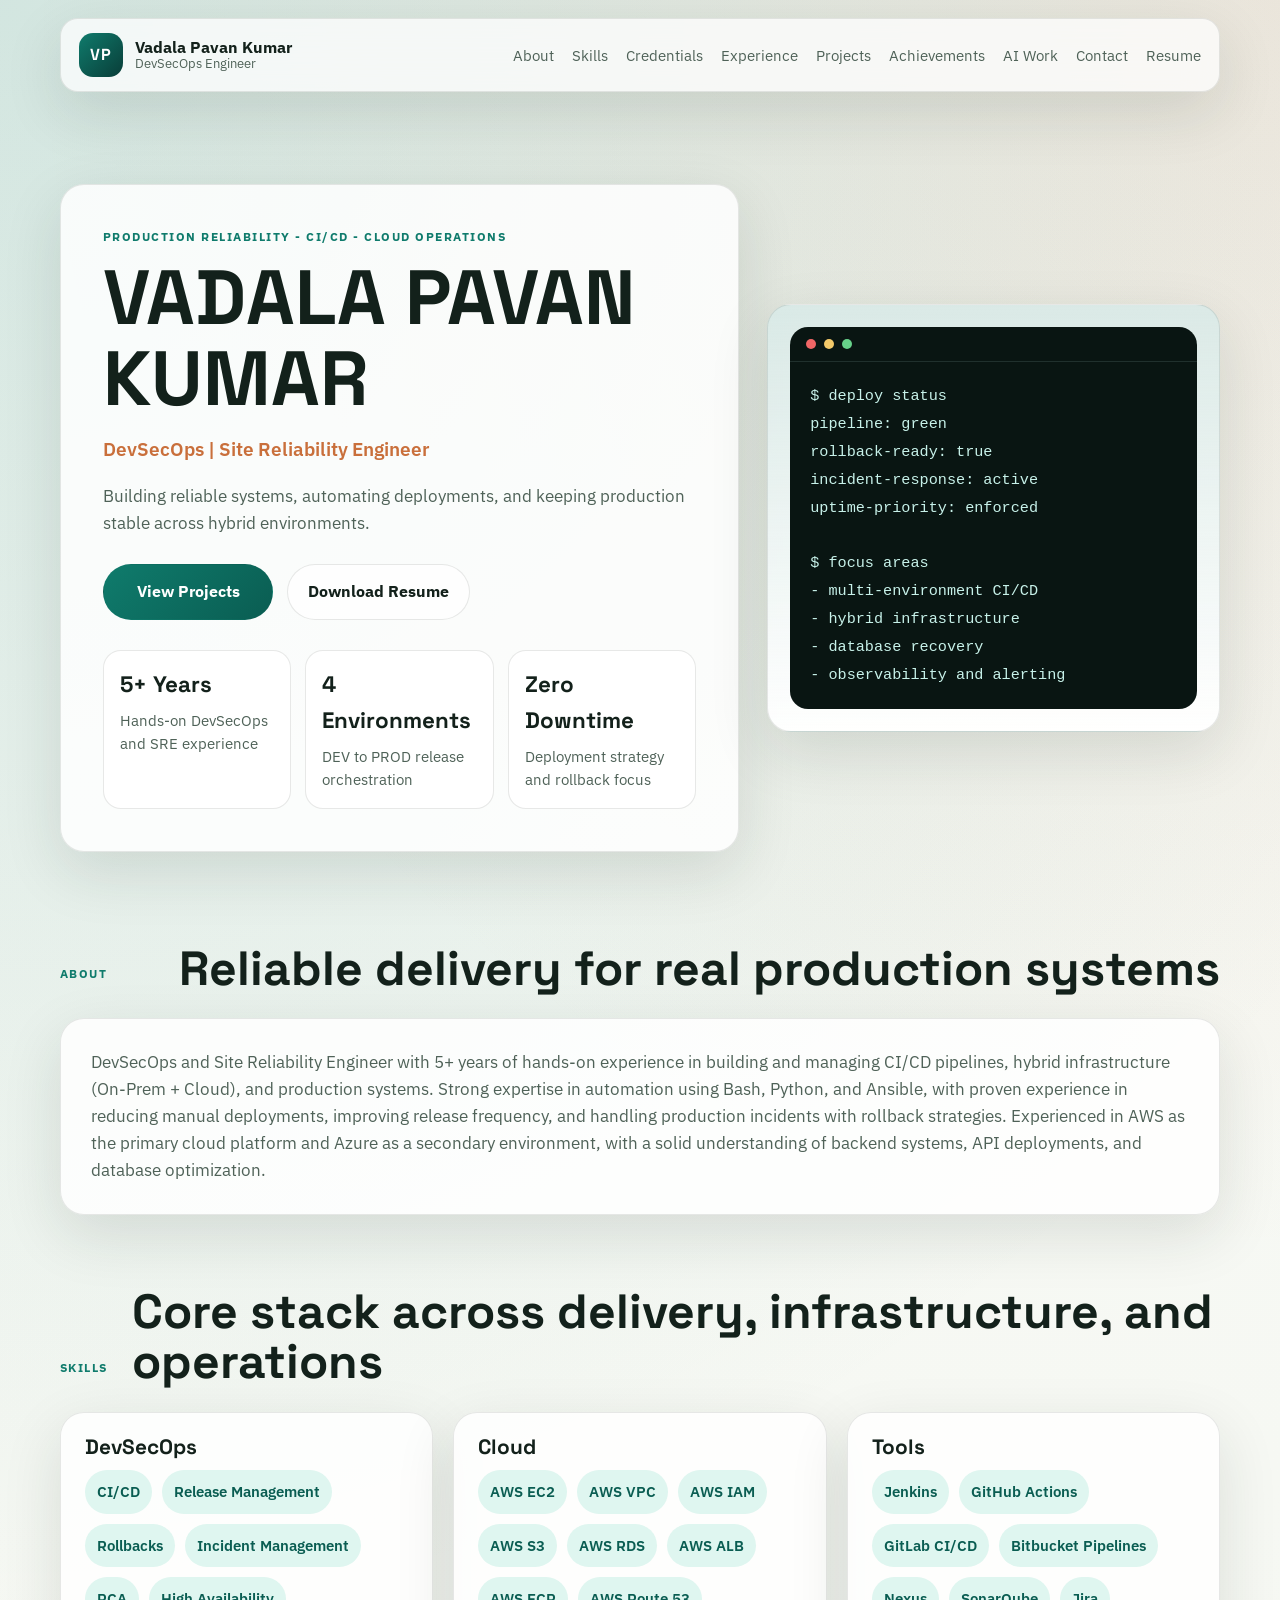
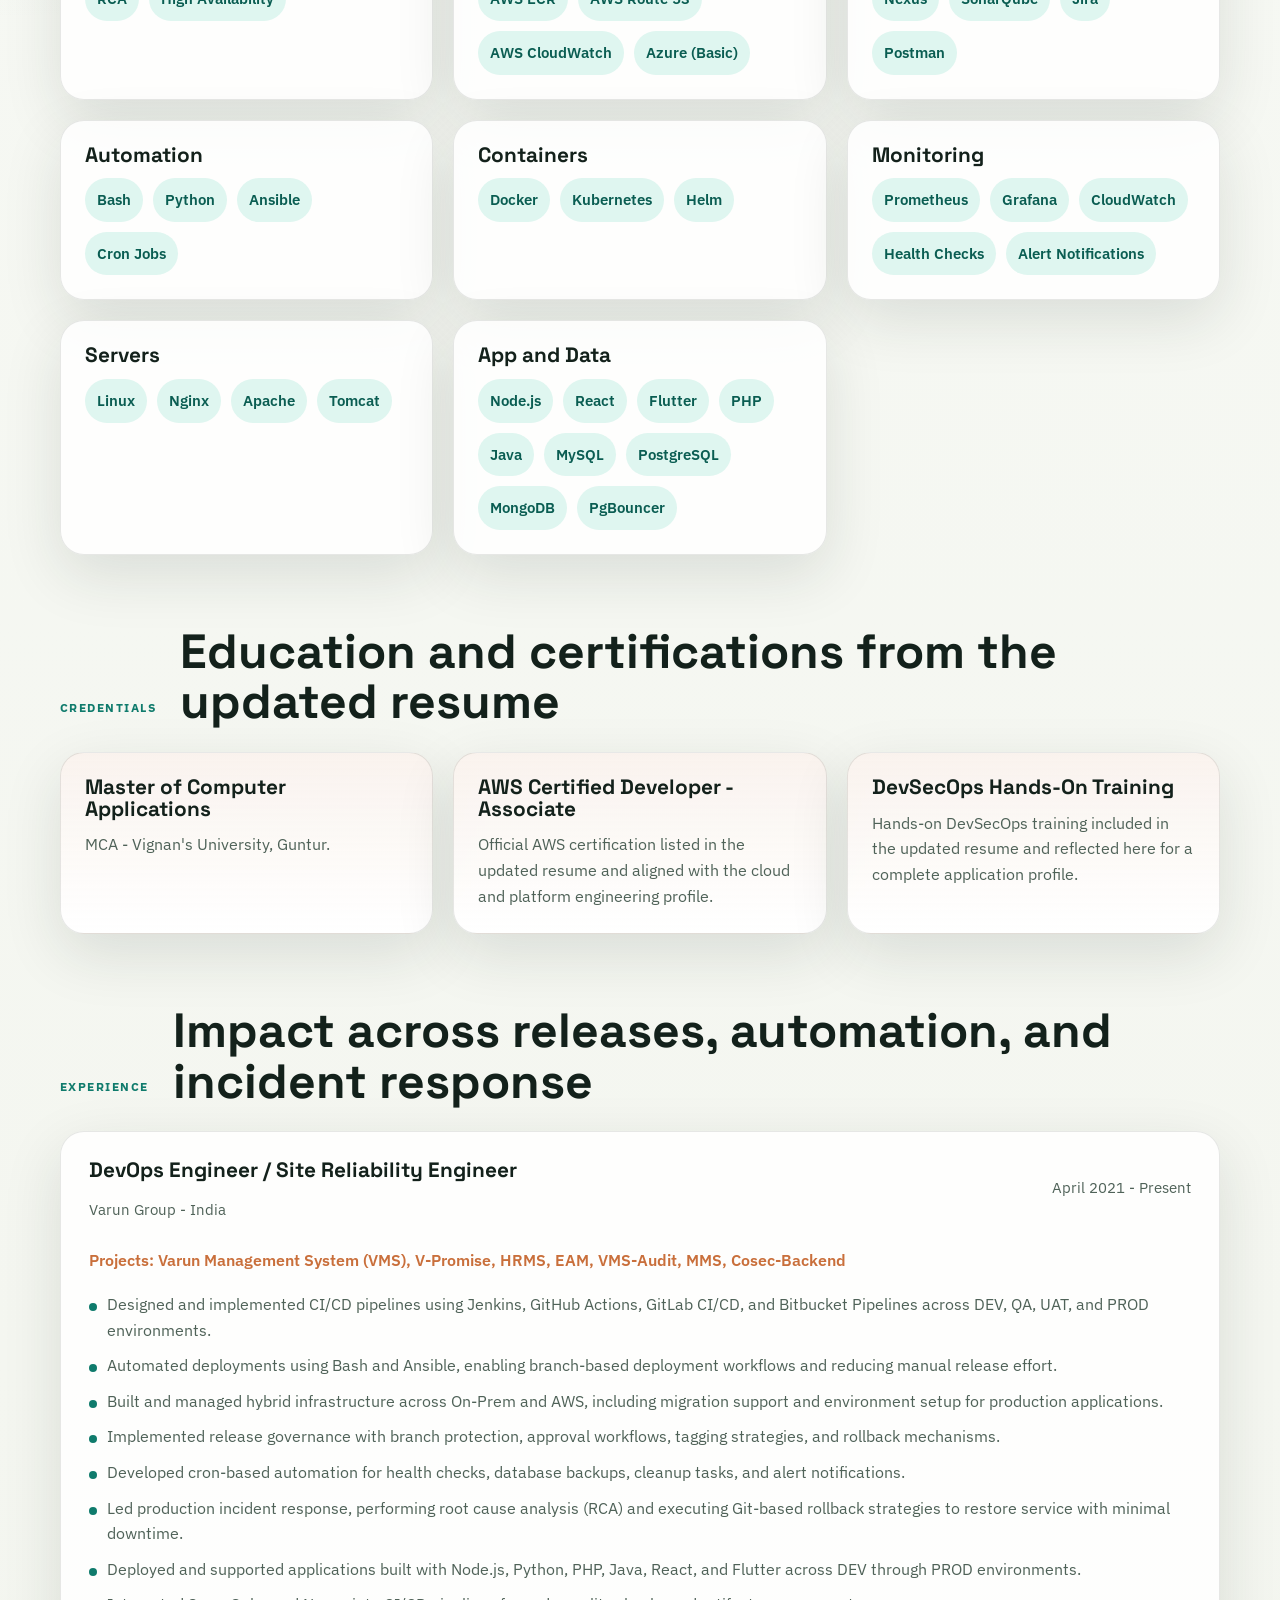
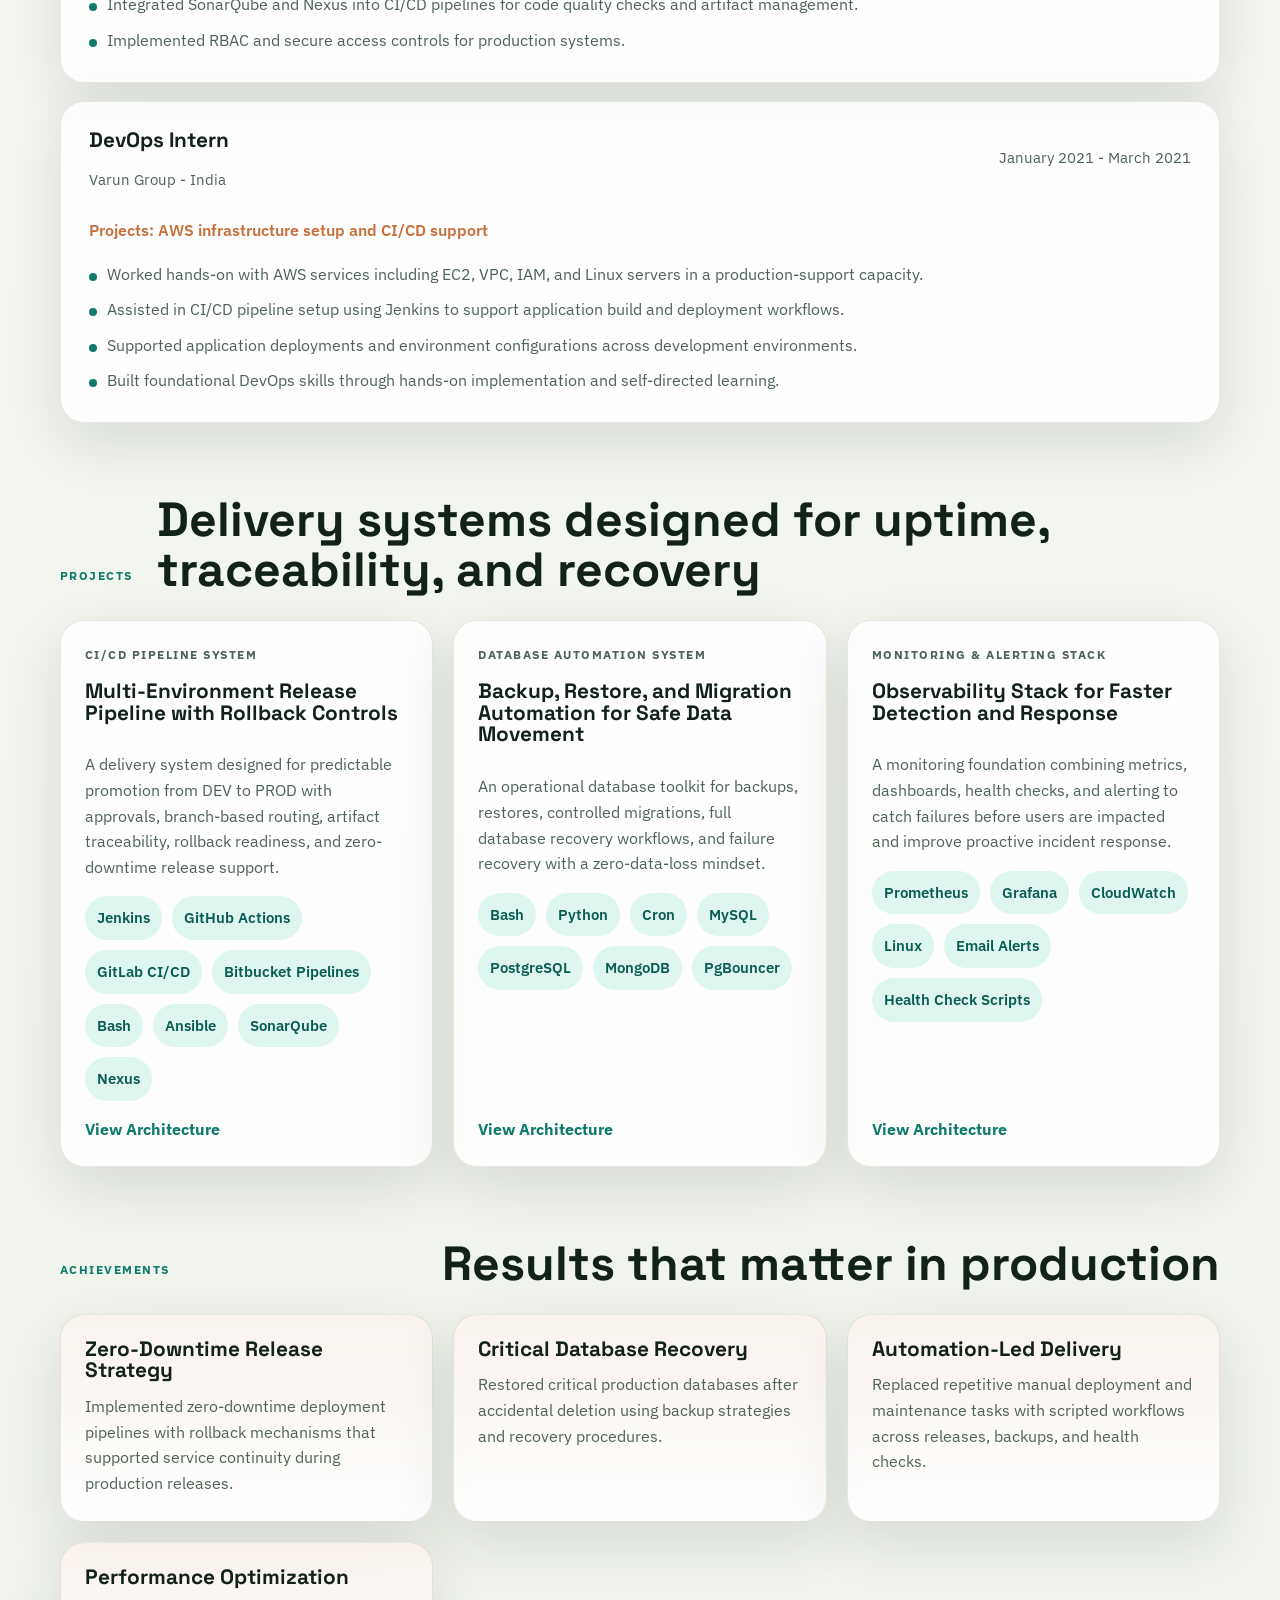
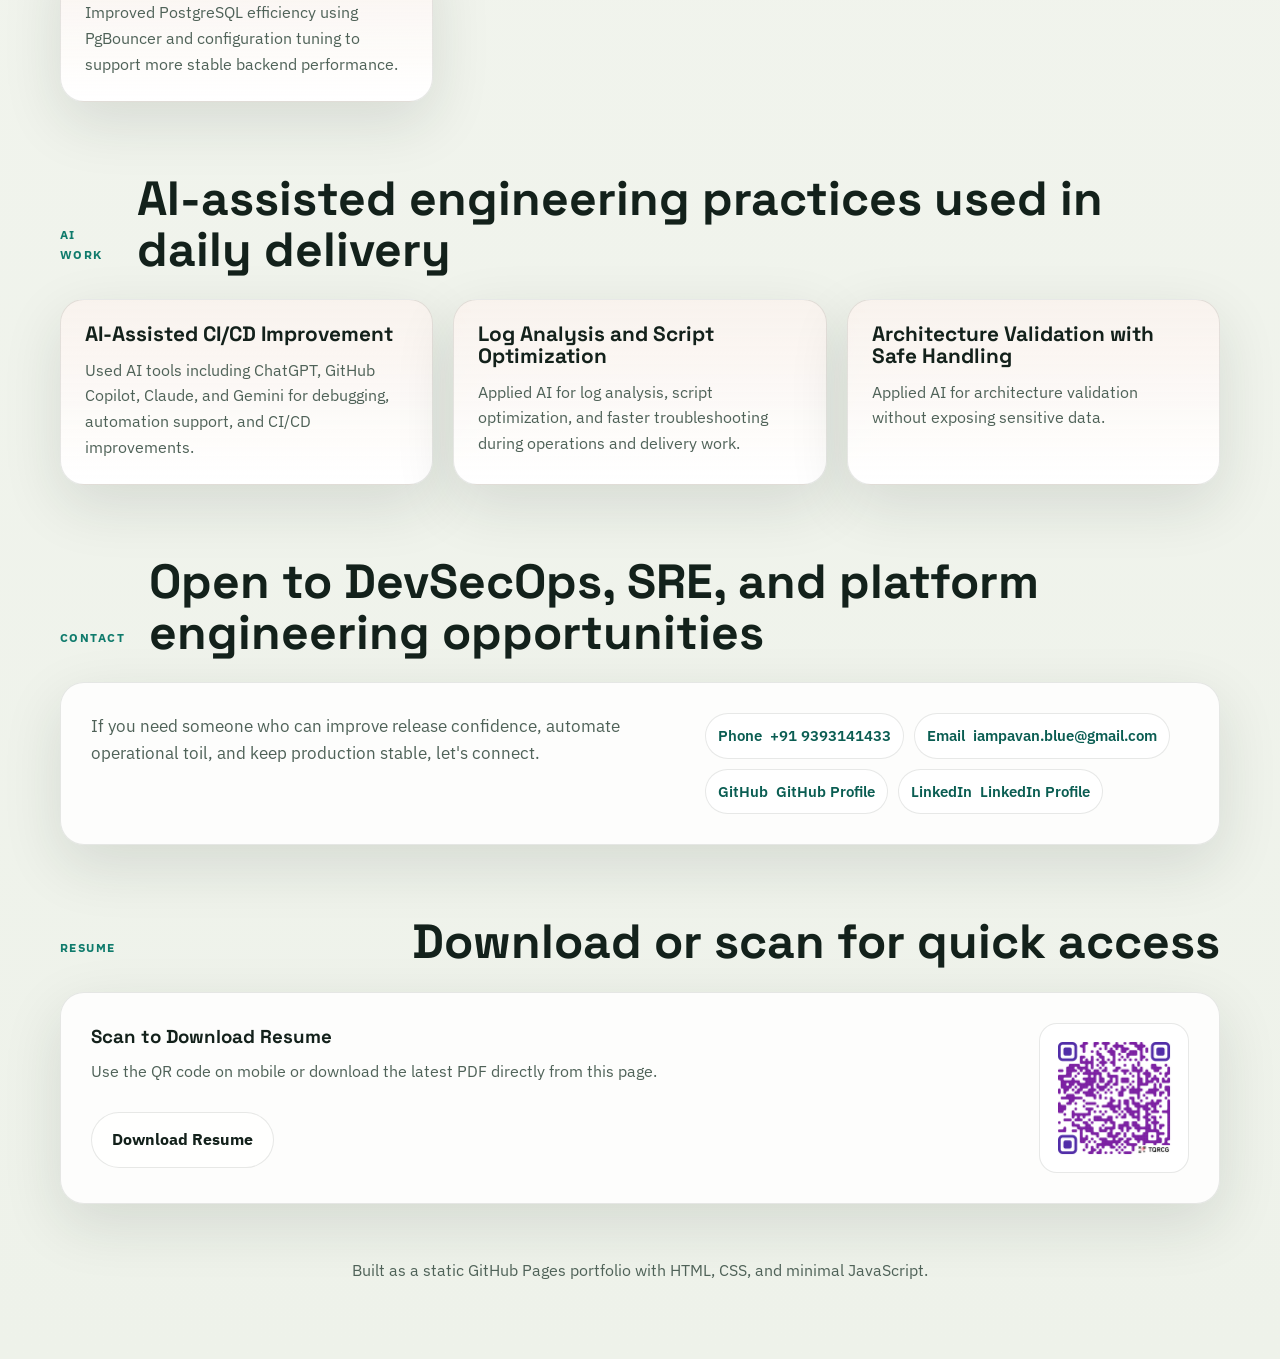
<file: index.html>
<!DOCTYPE html>
<html lang="en">
<head>
  <meta charset="UTF-8">
  <meta name="viewport" content="width=device-width, initial-scale=1.0">
  <meta name="description" content="DevSecOps and Site Reliability Engineer portfolio for Vadala Pavan Kumar, focused on CI/CD, automation, cloud infrastructure, and production reliability.">
  <title>Vadala Pavan Kumar | DevSecOps Engineer Portfolio</title>
  <link rel="preconnect" href="https://fonts.googleapis.com">
  <link rel="preconnect" href="https://fonts.gstatic.com" crossorigin>
  <link href="https://fonts.googleapis.com/css2?family=IBM+Plex+Sans:wght@400;500;600;700&family=Space+Grotesk:wght@500;700&display=swap" rel="stylesheet">
  <link rel="stylesheet" href="assets/css/main.css">
</head>
<body>
  <div class="site-shell">
    <header class="topbar">
      <a class="brand" href="#hero">
        <span class="brand-mark">VP</span>
        <span class="brand-copy">
          <strong>Vadala Pavan Kumar</strong>
          <span>DevSecOps Engineer</span>
        </span>
      </a>
      <button class="nav-toggle" type="button" aria-expanded="false" aria-controls="site-nav" aria-label="Toggle navigation">
        <span></span>
        <span></span>
      </button>
      <nav id="site-nav" class="site-nav">
        <a href="#about">About</a>
        <a href="#skills">Skills</a>
        <a href="#credentials">Credentials</a>
        <a href="#experience">Experience</a>
        <a href="#projects">Projects</a>
        <a href="#achievements">Achievements</a>
        <a href="#ai-work">AI Work</a>
        <a href="#contact">Contact</a>
        <a href="#resume">Resume</a>
      </nav>
    </header>

    <main>
      <section id="hero" class="hero section">
        <div class="hero-copy">
          <p class="eyebrow">Production Reliability - CI/CD - Cloud Operations</p>
          <h1 data-field="name">Vadala Pavan Kumar</h1>
          <p class="hero-title" data-field="title">DevSecOps Engineer | Site Reliability Engineer</p>
          <p class="hero-tagline" data-field="tagline">Building reliable systems, automating everything, and ensuring zero-downtime deployments.</p>
          <div class="hero-actions">
            <a class="button primary" href="#projects">View Projects</a>
            <a href="Pavan_Kumar_DevSecOps_SRE_Resume.pdf" download class="btn">Download Resume</a>
          </div>
          <dl class="hero-stats" id="hero-stats"></dl>
        </div>
        <aside class="hero-panel">
          <div class="terminal-card">
            <div class="terminal-head">
              <span></span>
              <span></span>
              <span></span>
            </div>
            <pre class="terminal-body"><code>$ deploy status
pipeline: green
rollback-ready: true
incident-response: active
uptime-priority: enforced

$ focus areas
- multi-environment CI/CD
- hybrid infrastructure
- database recovery
- observability and alerting</code></pre>
          </div>
        </aside>
      </section>

      <section id="about" class="section">
        <div class="section-heading">
          <p class="eyebrow">About</p>
          <h2>Reliable delivery for real production systems</h2>
        </div>
        <div class="about-card">
          <p id="about-copy"></p>
        </div>
      </section>

      <section id="skills" class="section">
        <div class="section-heading">
          <p class="eyebrow">Skills</p>
          <h2>Core stack across delivery, infrastructure, and operations</h2>
        </div>
        <div id="skills-grid" class="skill-groups"></div>
      </section>

      <section id="credentials" class="section">
        <div class="section-heading">
          <p class="eyebrow">Credentials</p>
          <h2>Education and certifications from the updated resume</h2>
        </div>
        <div id="credentials-grid" class="achievement-grid"></div>
      </section>

      <section id="experience" class="section">
        <div class="section-heading">
          <p class="eyebrow">Experience</p>
          <h2>Impact across releases, automation, and incident response</h2>
        </div>
        <div id="experience-timeline" class="timeline"></div>
      </section>

      <section id="projects" class="section">
        <div class="section-heading">
          <p class="eyebrow">Projects</p>
          <h2>Delivery systems designed for uptime, traceability, and recovery</h2>
        </div>
        <div id="project-grid" class="project-grid"></div>
      </section>

      <section id="achievements" class="section">
        <div class="section-heading">
          <p class="eyebrow">Achievements</p>
          <h2>Results that matter in production</h2>
        </div>
        <div id="achievement-grid" class="achievement-grid"></div>
      </section>

      <section id="ai-work" class="section">
        <div class="section-heading">
          <p class="eyebrow">AI Work</p>
          <h2>AI-assisted engineering practices used in daily delivery</h2>
        </div>
        <div id="ai-grid" class="achievement-grid"></div>
      </section>

      <section id="contact" class="section">
        <div class="section-heading">
          <p class="eyebrow">Contact</p>
          <h2>Open to DevSecOps, SRE, and platform engineering opportunities</h2>
        </div>
        <div class="contact-card">
          <div>
            <p class="contact-intro">If you need someone who can improve release confidence, automate operational toil, and keep production stable, let's connect.</p>
          </div>
          <div id="contact-list" class="contact-list"></div>
        </div>
      </section>

      <section id="resume" class="section">
        <div class="section-heading">
          <p class="eyebrow">Resume</p>
          <h2>Download or scan for quick access</h2>
        </div>
        <div class="resume-card">
          <div>
            <h3>Scan to Download Resume</h3>
            <p class="resume-copy">Use the QR code on mobile or download the latest PDF directly from this page.</p>
            <div class="hero-actions">
              <a href="Pavan_Kumar_DevSecOps_SRE_Resume.pdf" download class="btn">Download Resume</a>
            </div>
          </div>
          <img src="assets/images/resume_qr_20260610.png" width="150" height="150" alt="QR code for downloading the resume">
        </div>
      </section>
    </main>

    <footer class="footer">
      <p>Built as a static GitHub Pages portfolio with HTML, CSS, and minimal JavaScript.</p>
    </footer>
  </div>

  <script src="assets/js/main.js" defer></script>
</body>
</html>
</file>
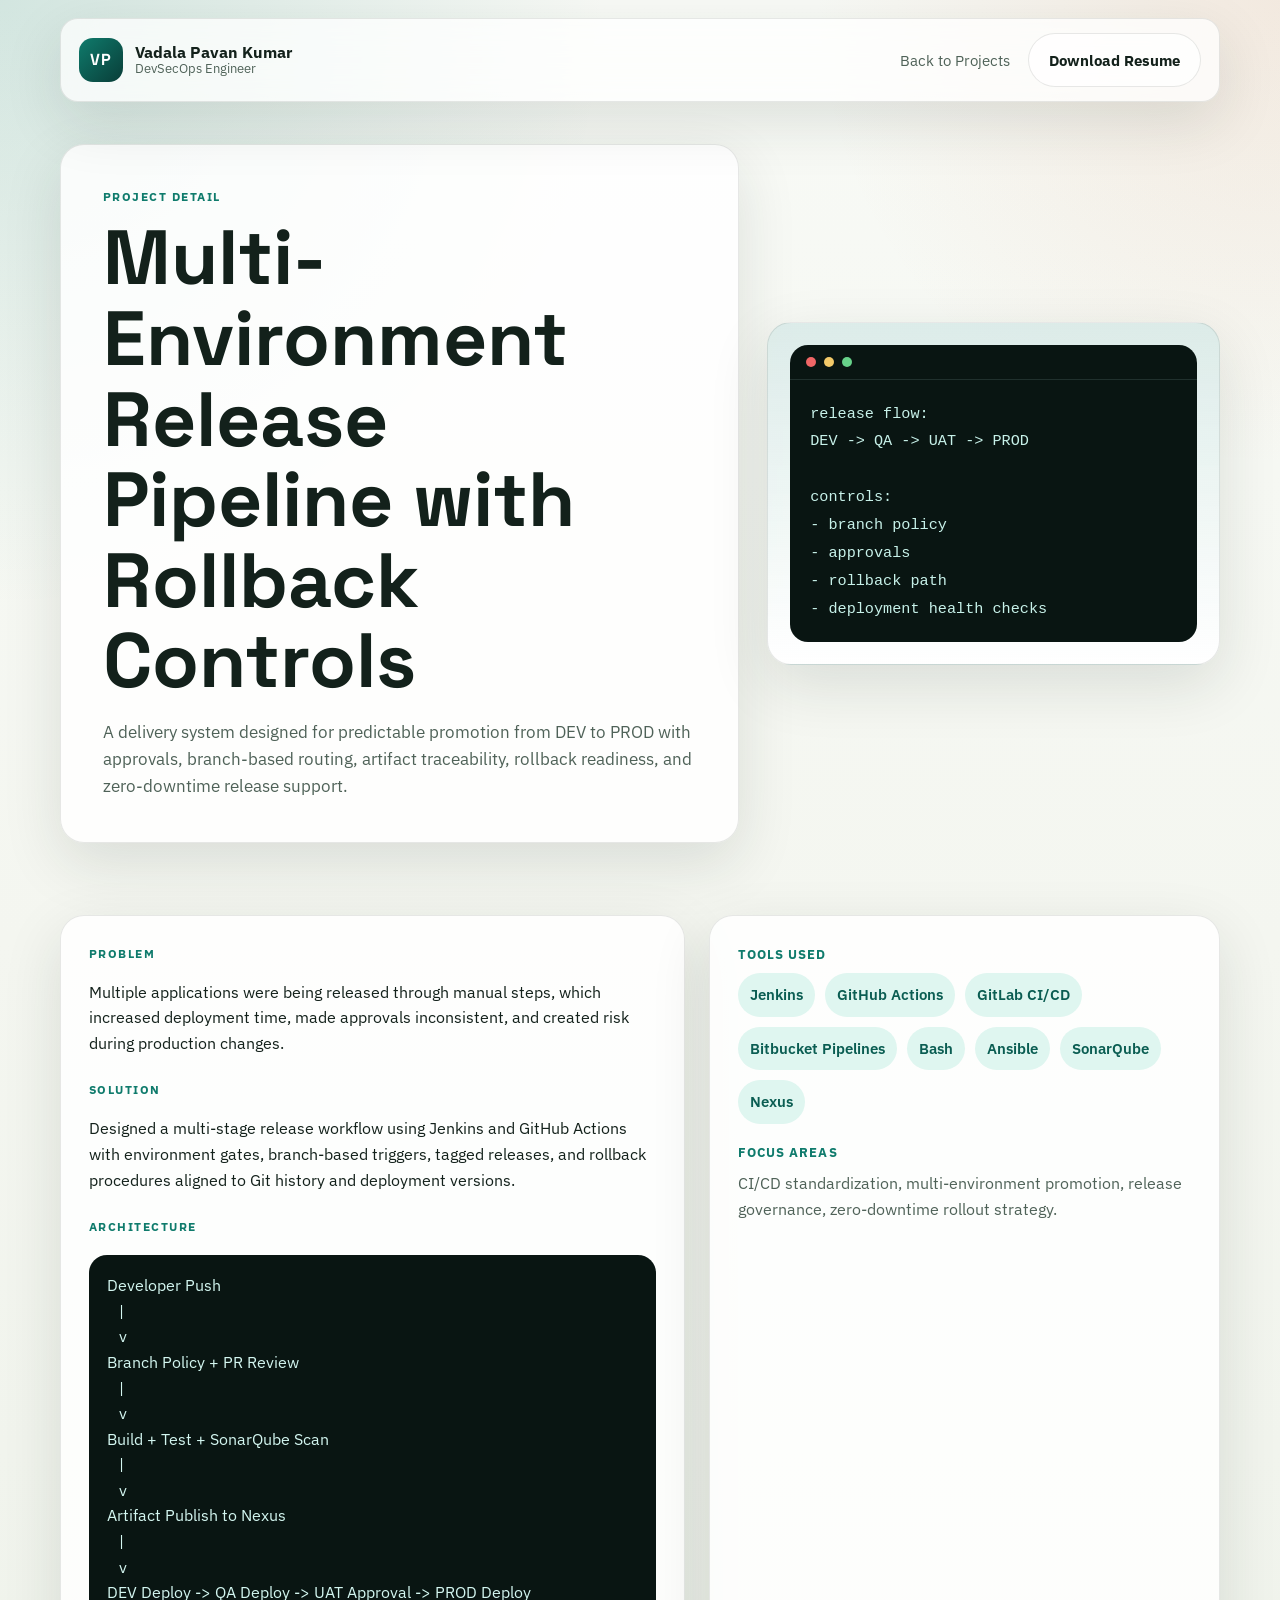
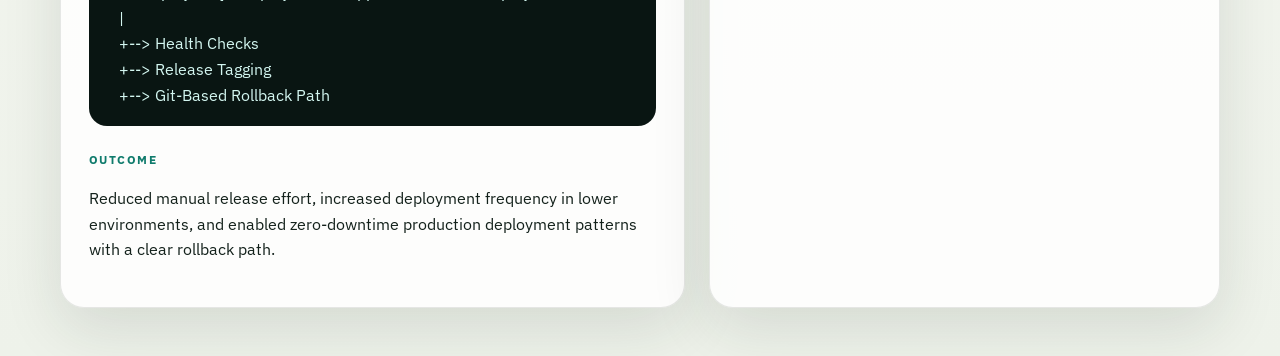
<file: projects/cicd-pipeline/index.html>
<!DOCTYPE html>
<html lang="en">
<head>
  <meta charset="UTF-8">
  <meta name="viewport" content="width=device-width, initial-scale=1.0">
  <meta name="description" content="CI/CD pipeline project by Vadala Pavan Kumar.">
  <title>CI/CD Pipeline System | Vadala Pavan Kumar</title>
  <link rel="preconnect" href="https://fonts.googleapis.com">
  <link rel="preconnect" href="https://fonts.gstatic.com" crossorigin>
  <link href="https://fonts.googleapis.com/css2?family=IBM+Plex+Sans:wght@400;500;600;700&family=Space+Grotesk:wght@500;700&display=swap" rel="stylesheet">
  <link rel="stylesheet" href="../../assets/css/main.css">
</head>
<body data-page="project" data-project="cicd-pipeline">
  <div class="site-shell">
    <header class="topbar">
      <a class="brand" href="../../index.html">
        <span class="brand-mark">VP</span>
        <span class="brand-copy">
          <strong>Vadala Pavan Kumar</strong>
          <span>DevSecOps Engineer</span>
        </span>
      </a>
      <nav class="site-nav open">
        <a href="../../index.html#projects">Back to Projects</a>
        <a href="../../resume-20260420.pdf" download class="btn">Download Resume</a>
      </nav>
    </header>

    <main>
      <section class="hero project-hero section">
        <div class="hero-copy">
          <p class="eyebrow">Project Detail</p>
          <h1 data-project="title"></h1>
          <p class="hero-tagline" data-project="summary"></p>
        </div>
        <aside class="hero-panel">
          <div class="terminal-card">
            <div class="terminal-head">
              <span></span>
              <span></span>
              <span></span>
            </div>
            <pre class="terminal-body"><code>release flow:
DEV -> QA -> UAT -> PROD

controls:
- branch policy
- approvals
- rollback path
- deployment health checks</code></pre>
          </div>
        </aside>
      </section>

      <section class="section">
        <div class="project-layout">
          <article class="project-body">
            <p class="eyebrow">Problem</p>
            <p data-project="problem"></p>
            <p class="eyebrow" style="margin-top:24px;">Solution</p>
            <p data-project="solution"></p>
            <p class="eyebrow" style="margin-top:24px;">Architecture</p>
            <div class="architecture"><code data-project="architecture"></code></div>
            <p class="eyebrow" style="margin-top:24px;">Outcome</p>
            <p data-project="outcome"></p>
          </article>

          <aside class="project-side">
            <dl>
              <dt>Tools Used</dt>
              <dd>
                <div class="project-tools" data-project="tools"></div>
              </dd>
              <dt>Focus Areas</dt>
              <dd>CI/CD standardization, multi-environment promotion, release governance, zero-downtime rollout strategy.</dd>
            </dl>
          </aside>
        </div>
      </section>
    </main>
  </div>

  <script src="../../assets/js/main.js" defer></script>
</body>
</html>
</file>
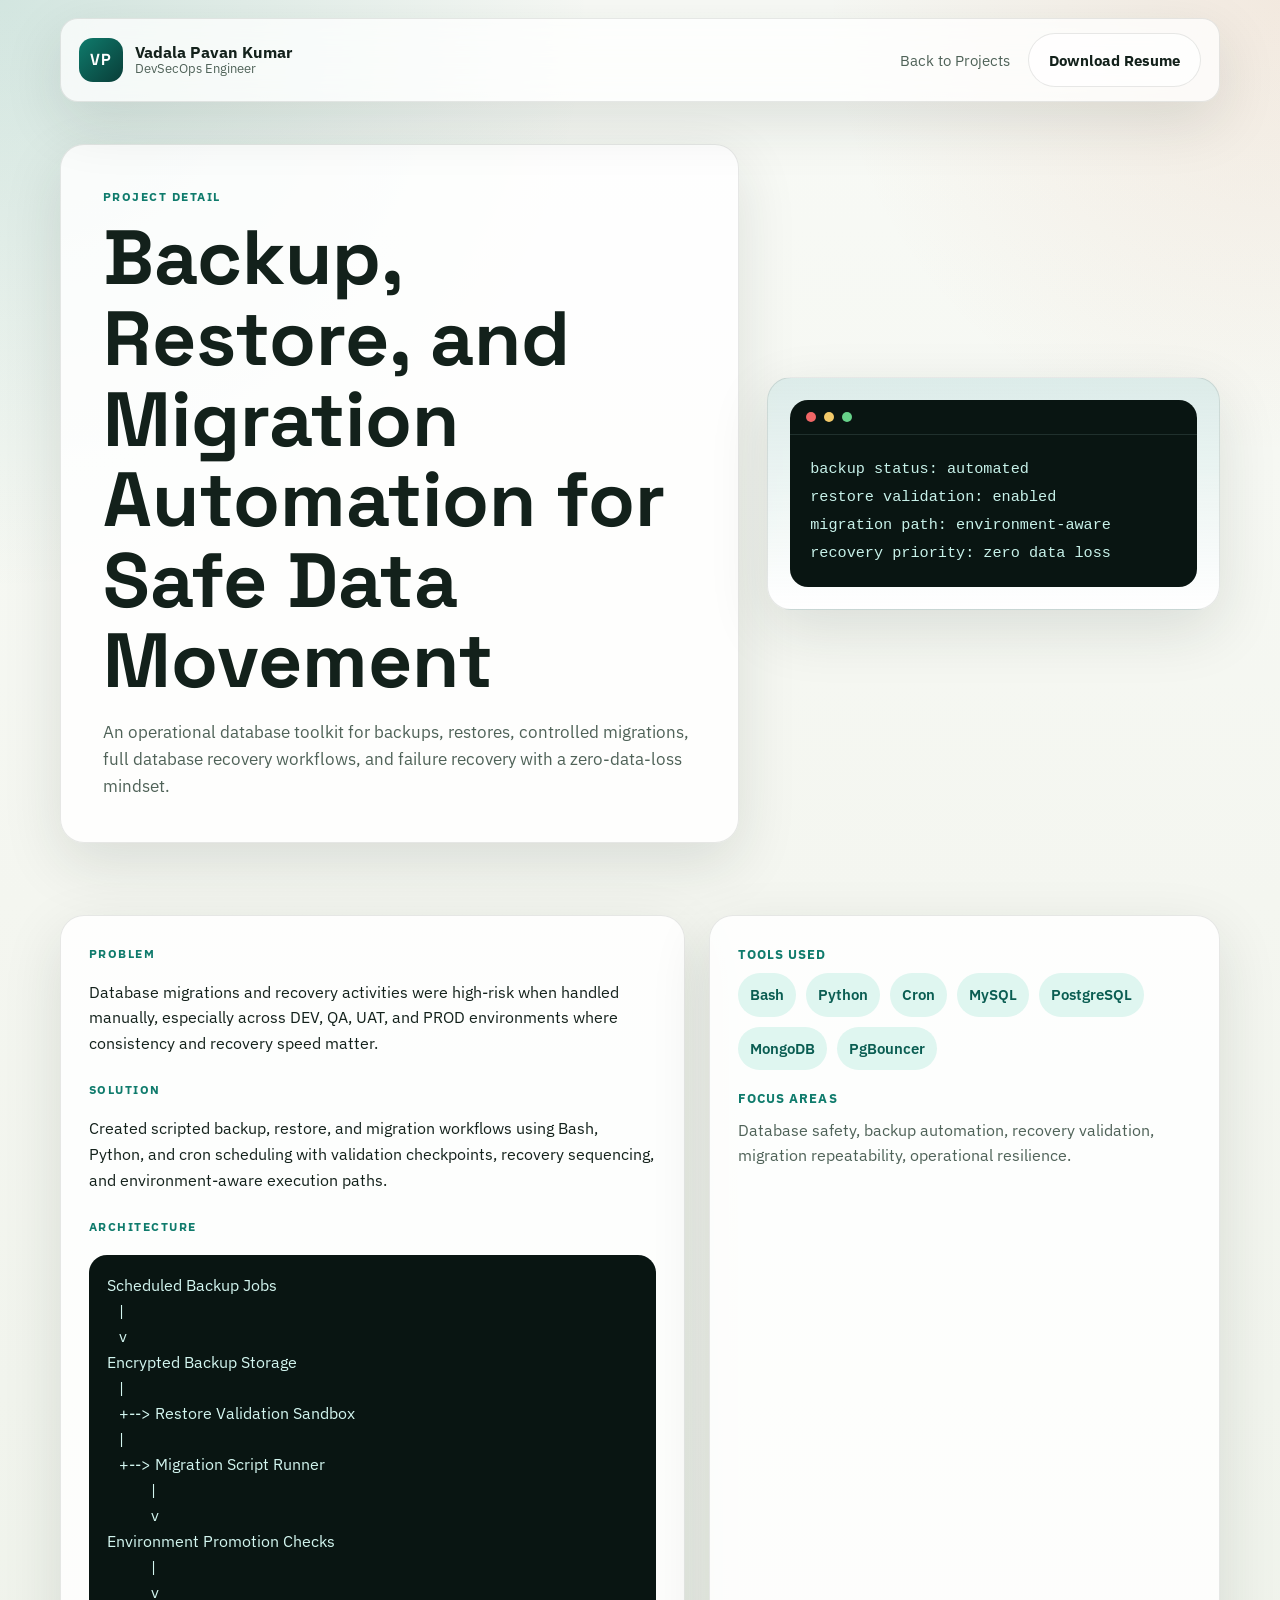
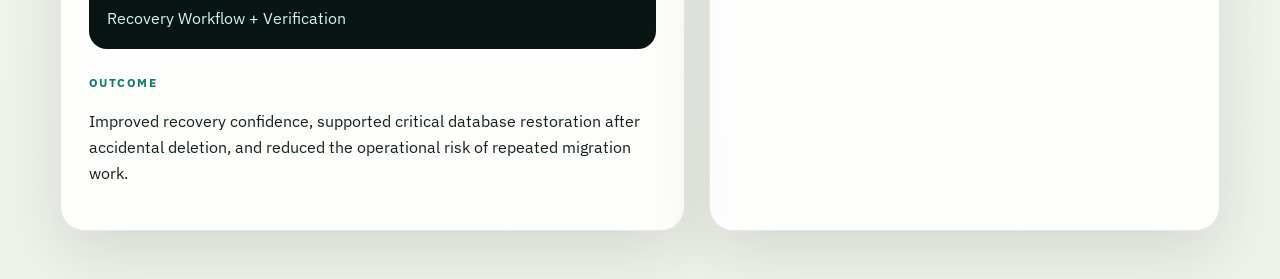
<file: projects/db-automation/index.html>
<!DOCTYPE html>
<html lang="en">
<head>
  <meta charset="UTF-8">
  <meta name="viewport" content="width=device-width, initial-scale=1.0">
  <meta name="description" content="Database automation project by Vadala Pavan Kumar.">
  <title>Database Automation System | Vadala Pavan Kumar</title>
  <link rel="preconnect" href="https://fonts.googleapis.com">
  <link rel="preconnect" href="https://fonts.gstatic.com" crossorigin>
  <link href="https://fonts.googleapis.com/css2?family=IBM+Plex+Sans:wght@400;500;600;700&family=Space+Grotesk:wght@500;700&display=swap" rel="stylesheet">
  <link rel="stylesheet" href="../../assets/css/main.css">
</head>
<body data-page="project" data-project="db-automation">
  <div class="site-shell">
    <header class="topbar">
      <a class="brand" href="../../index.html">
        <span class="brand-mark">VP</span>
        <span class="brand-copy">
          <strong>Vadala Pavan Kumar</strong>
          <span>DevSecOps Engineer</span>
        </span>
      </a>
      <nav class="site-nav open">
        <a href="../../index.html#projects">Back to Projects</a>
        <a href="../../resume-20260420.pdf" download class="btn">Download Resume</a>
      </nav>
    </header>

    <main>
      <section class="hero project-hero section">
        <div class="hero-copy">
          <p class="eyebrow">Project Detail</p>
          <h1 data-project="title"></h1>
          <p class="hero-tagline" data-project="summary"></p>
        </div>
        <aside class="hero-panel">
          <div class="terminal-card">
            <div class="terminal-head">
              <span></span>
              <span></span>
              <span></span>
            </div>
            <pre class="terminal-body"><code>backup status: automated
restore validation: enabled
migration path: environment-aware
recovery priority: zero data loss</code></pre>
          </div>
        </aside>
      </section>

      <section class="section">
        <div class="project-layout">
          <article class="project-body">
            <p class="eyebrow">Problem</p>
            <p data-project="problem"></p>
            <p class="eyebrow" style="margin-top:24px;">Solution</p>
            <p data-project="solution"></p>
            <p class="eyebrow" style="margin-top:24px;">Architecture</p>
            <div class="architecture"><code data-project="architecture"></code></div>
            <p class="eyebrow" style="margin-top:24px;">Outcome</p>
            <p data-project="outcome"></p>
          </article>

          <aside class="project-side">
            <dl>
              <dt>Tools Used</dt>
              <dd>
                <div class="project-tools" data-project="tools"></div>
              </dd>
              <dt>Focus Areas</dt>
              <dd>Database safety, backup automation, recovery validation, migration repeatability, operational resilience.</dd>
            </dl>
          </aside>
        </div>
      </section>
    </main>
  </div>

  <script src="../../assets/js/main.js" defer></script>
</body>
</html>
</file>
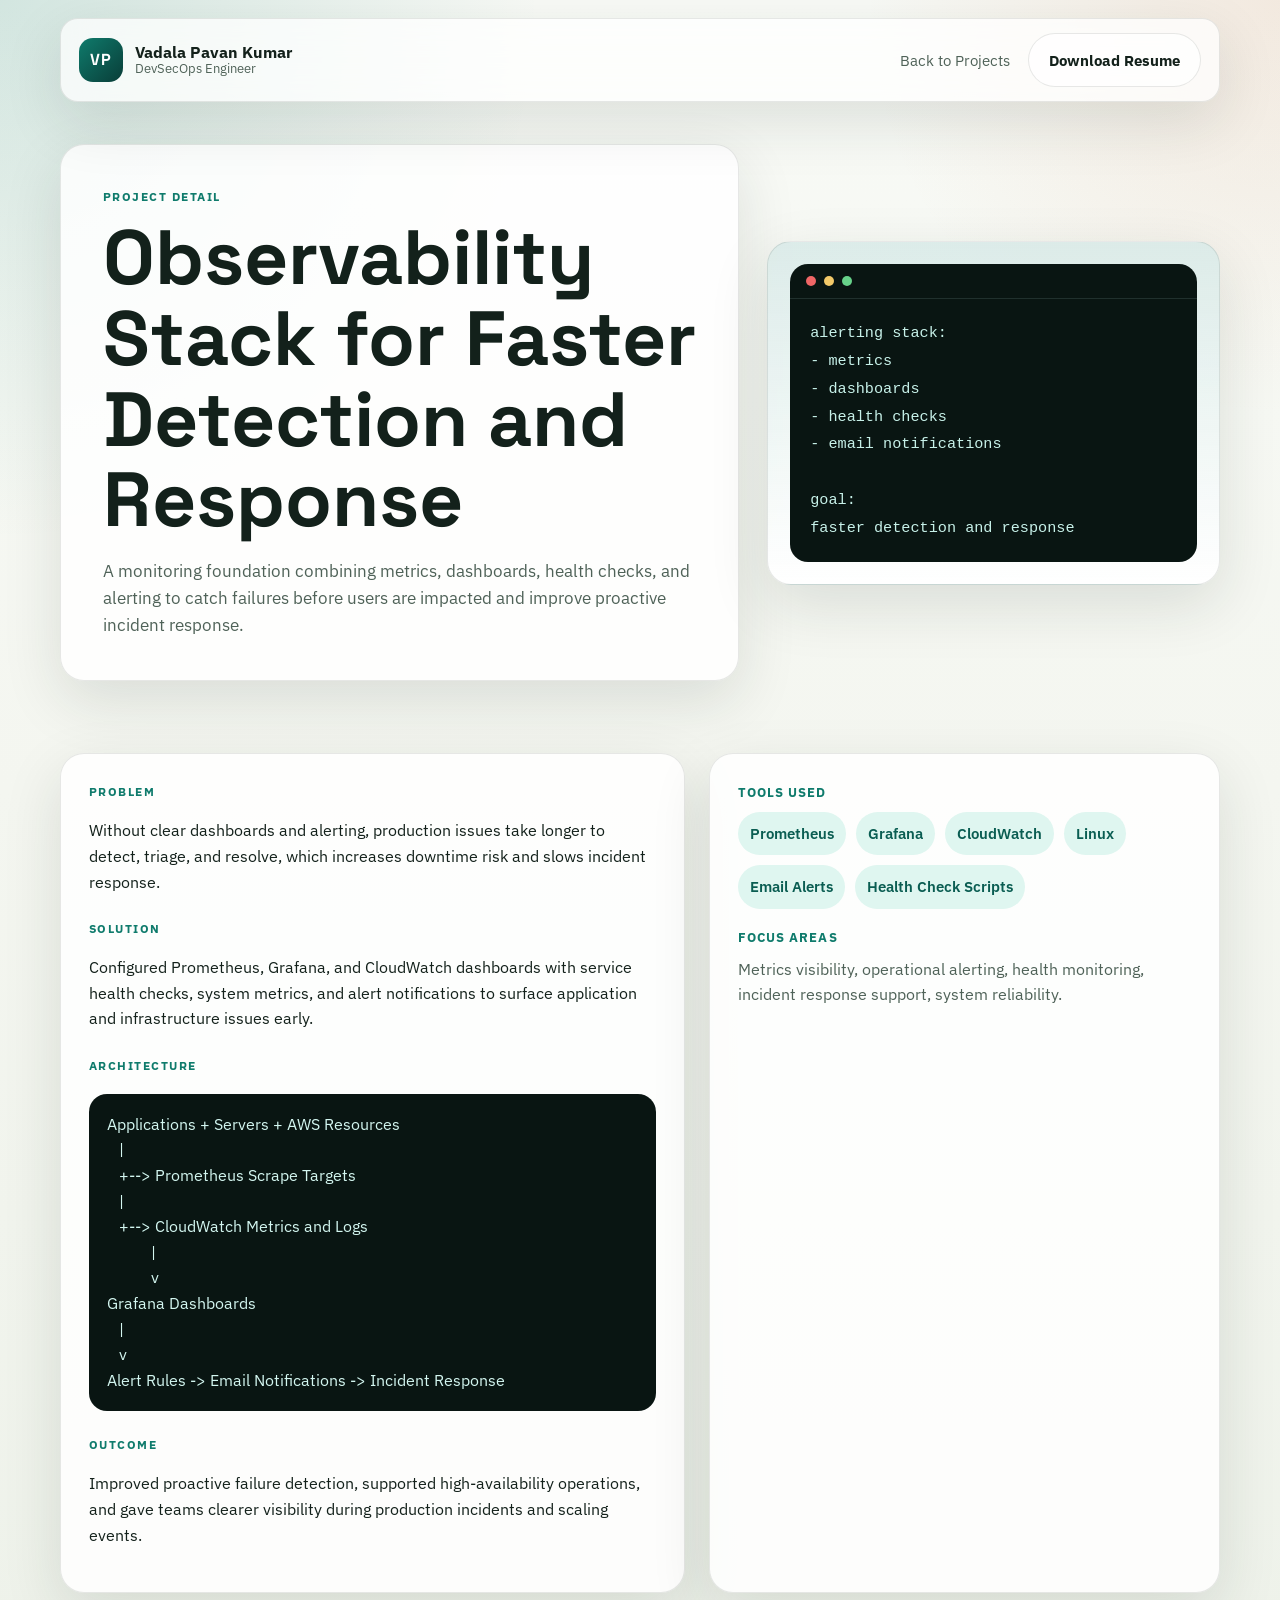
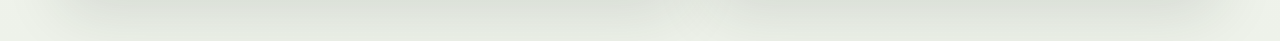
<file: projects/monitoring-setup/index.html>
<!DOCTYPE html>
<html lang="en">
<head>
  <meta charset="UTF-8">
  <meta name="viewport" content="width=device-width, initial-scale=1.0">
  <meta name="description" content="Monitoring and alerting project by Vadala Pavan Kumar.">
  <title>Monitoring & Alerting Stack | Vadala Pavan Kumar</title>
  <link rel="preconnect" href="https://fonts.googleapis.com">
  <link rel="preconnect" href="https://fonts.gstatic.com" crossorigin>
  <link href="https://fonts.googleapis.com/css2?family=IBM+Plex+Sans:wght@400;500;600;700&family=Space+Grotesk:wght@500;700&display=swap" rel="stylesheet">
  <link rel="stylesheet" href="../../assets/css/main.css">
</head>
<body data-page="project" data-project="monitoring-setup">
  <div class="site-shell">
    <header class="topbar">
      <a class="brand" href="../../index.html">
        <span class="brand-mark">VP</span>
        <span class="brand-copy">
          <strong>Vadala Pavan Kumar</strong>
          <span>DevSecOps Engineer</span>
        </span>
      </a>
      <nav class="site-nav open">
        <a href="../../index.html#projects">Back to Projects</a>
        <a href="../../resume-20260420.pdf" download class="btn">Download Resume</a>
      </nav>
    </header>

    <main>
      <section class="hero project-hero section">
        <div class="hero-copy">
          <p class="eyebrow">Project Detail</p>
          <h1 data-project="title"></h1>
          <p class="hero-tagline" data-project="summary"></p>
        </div>
        <aside class="hero-panel">
          <div class="terminal-card">
            <div class="terminal-head">
              <span></span>
              <span></span>
              <span></span>
            </div>
            <pre class="terminal-body"><code>alerting stack:
- metrics
- dashboards
- health checks
- email notifications

goal:
faster detection and response</code></pre>
          </div>
        </aside>
      </section>

      <section class="section">
        <div class="project-layout">
          <article class="project-body">
            <p class="eyebrow">Problem</p>
            <p data-project="problem"></p>
            <p class="eyebrow" style="margin-top:24px;">Solution</p>
            <p data-project="solution"></p>
            <p class="eyebrow" style="margin-top:24px;">Architecture</p>
            <div class="architecture"><code data-project="architecture"></code></div>
            <p class="eyebrow" style="margin-top:24px;">Outcome</p>
            <p data-project="outcome"></p>
          </article>

          <aside class="project-side">
            <dl>
              <dt>Tools Used</dt>
              <dd>
                <div class="project-tools" data-project="tools"></div>
              </dd>
              <dt>Focus Areas</dt>
              <dd>Metrics visibility, operational alerting, health monitoring, incident response support, system reliability.</dd>
            </dl>
          </aside>
        </div>
      </section>
    </main>
  </div>

  <script src="../../assets/js/main.js" defer></script>
</body>
</html>
</file>
<file: assets/css/main.css>
:root {
  --bg: #f4f6f0;
  --panel: rgba(255, 255, 255, 0.84);
  --panel-strong: #ffffff;
  --text: #13211b;
  --muted: #4f6258;
  --line: rgba(19, 33, 27, 0.1);
  --accent: #0f7b6c;
  --accent-strong: #0a5d52;
  --accent-soft: #dff6f0;
  --warm: #c96f3b;
  --shadow: 0 20px 60px rgba(26, 42, 33, 0.12);
  --radius: 24px;
  --max-width: 1160px;
}

* {
  box-sizing: border-box;
}

html {
  scroll-behavior: smooth;
}

body {
  margin: 0;
  font-family: "IBM Plex Sans", sans-serif;
  color: var(--text);
  background:
    radial-gradient(circle at top left, rgba(15, 123, 108, 0.16), transparent 26%),
    radial-gradient(circle at top right, rgba(201, 111, 59, 0.12), transparent 20%),
    linear-gradient(180deg, #f8faf6 0%, var(--bg) 48%, #eef2ea 100%);
  line-height: 1.6;
}

img {
  max-width: 100%;
  display: block;
}

a {
  color: inherit;
  text-decoration: none;
}

.site-shell {
  width: min(calc(100% - 32px), var(--max-width));
  margin: 0 auto;
  padding-bottom: 48px;
}

.topbar {
  position: sticky;
  top: 12px;
  z-index: 20;
  display: flex;
  align-items: center;
  justify-content: space-between;
  gap: 24px;
  margin: 18px 0 0;
  padding: 14px 18px;
  border: 1px solid var(--line);
  border-radius: 18px;
  background: rgba(255, 255, 255, 0.72);
  backdrop-filter: blur(16px);
  box-shadow: var(--shadow);
}

.brand {
  display: flex;
  align-items: center;
  gap: 12px;
}

.brand-mark {
  display: inline-flex;
  align-items: center;
  justify-content: center;
  width: 44px;
  height: 44px;
  border-radius: 14px;
  background: linear-gradient(135deg, var(--accent) 0%, #093d38 100%);
  color: #fff;
  font-family: "Space Grotesk", sans-serif;
  font-weight: 700;
  letter-spacing: 0.04em;
}

.brand-copy {
  display: flex;
  flex-direction: column;
  line-height: 1.15;
}

.brand-copy strong {
  font-size: 0.98rem;
}

.brand-copy span:last-child {
  color: var(--muted);
  font-size: 0.84rem;
}

.site-nav {
  display: flex;
  align-items: center;
  gap: 18px;
  font-size: 0.95rem;
  color: var(--muted);
}

.site-nav a:hover,
.site-nav a:focus-visible {
  color: var(--accent);
}

.nav-toggle {
  display: none;
  border: 0;
  background: transparent;
  padding: 0;
}

.nav-toggle span {
  display: block;
  width: 24px;
  height: 2px;
  background: var(--text);
  margin: 5px 0;
}

.section {
  padding: 72px 0 0;
  scroll-margin-top: 110px;
}

.hero {
  display: grid;
  grid-template-columns: 1.2fr 0.8fr;
  gap: 28px;
  align-items: center;
  min-height: calc(100vh - 120px);
}

.hero-copy,
.hero-panel,
.about-card,
.contact-card,
.timeline-item,
.skill-group,
.project-card,
.achievement-card {
  border: 1px solid var(--line);
  border-radius: var(--radius);
  background: var(--panel);
  box-shadow: var(--shadow);
}

.hero-copy {
  padding: 42px;
}

.hero-panel {
  padding: 22px;
  background:
    linear-gradient(180deg, rgba(15, 123, 108, 0.14), rgba(255, 255, 255, 0.76)),
    var(--panel);
}

.eyebrow {
  margin: 0 0 10px;
  color: var(--accent);
  text-transform: uppercase;
  letter-spacing: 0.12em;
  font-size: 0.78rem;
  font-weight: 700;
}

h1,
h2,
h3 {
  margin: 0;
  font-family: "Space Grotesk", sans-serif;
  line-height: 1.05;
}

h1 {
  font-size: clamp(2.6rem, 6vw, 4.8rem);
}

h2 {
  font-size: clamp(1.8rem, 4vw, 3rem);
}

.hero-title {
  margin: 16px 0 0;
  font-size: 1.18rem;
  font-weight: 600;
  color: var(--warm);
}

.hero-tagline {
  margin: 18px 0 0;
  max-width: 640px;
  font-size: 1.05rem;
  color: var(--muted);
}

.hero-actions {
  display: flex;
  flex-wrap: wrap;
  gap: 14px;
  margin-top: 28px;
}

.button {
  display: inline-flex;
  align-items: center;
  justify-content: center;
  min-width: 170px;
  padding: 14px 20px;
  border-radius: 999px;
  border: 1px solid transparent;
  font-weight: 700;
  transition: transform 0.2s ease, border-color 0.2s ease, background 0.2s ease;
}

.button:hover,
.button:focus-visible {
  transform: translateY(-2px);
}

.button.primary {
  background: linear-gradient(135deg, var(--accent) 0%, var(--accent-strong) 100%);
  color: #fff;
}

.button.secondary {
  border-color: var(--line);
  background: rgba(255, 255, 255, 0.7);
}

.btn {
  display: inline-flex;
  align-items: center;
  justify-content: center;
  min-width: 170px;
  padding: 14px 20px;
  border-radius: 999px;
  border: 1px solid var(--line);
  background: rgba(255, 255, 255, 0.7);
  color: var(--text);
  font-weight: 700;
  transition: transform 0.2s ease, border-color 0.2s ease, background 0.2s ease;
}

.btn:hover,
.btn:focus-visible {
  transform: translateY(-2px);
  border-color: rgba(15, 123, 108, 0.3);
}

.hero-stats {
  display: grid;
  grid-template-columns: repeat(3, minmax(0, 1fr));
  gap: 14px;
  margin: 30px 0 0;
}

.hero-stats div {
  padding: 16px;
  border-radius: 18px;
  background: var(--panel-strong);
  border: 1px solid var(--line);
}

.hero-stats dt {
  font-family: "Space Grotesk", sans-serif;
  font-size: 1.4rem;
  font-weight: 700;
}

.hero-stats dd {
  margin: 6px 0 0;
  color: var(--muted);
  font-size: 0.92rem;
}

.terminal-card {
  overflow: hidden;
  border-radius: 18px;
  background: #091512;
  color: #c7f1e9;
}

.terminal-head {
  display: flex;
  gap: 8px;
  padding: 12px 16px;
  border-bottom: 1px solid rgba(199, 241, 233, 0.12);
}

.terminal-head span {
  width: 10px;
  height: 10px;
  border-radius: 999px;
}

.terminal-head span:nth-child(1) {
  background: #f06666;
}

.terminal-head span:nth-child(2) {
  background: #f3c969;
}

.terminal-head span:nth-child(3) {
  background: #67d28a;
}

.terminal-body {
  margin: 0;
  padding: 20px;
  white-space: pre-wrap;
  font-family: "IBM Plex Sans", monospace;
  font-size: 0.95rem;
  line-height: 1.7;
}

.section-heading {
  display: flex;
  align-items: end;
  justify-content: space-between;
  gap: 24px;
  margin-bottom: 24px;
}

.about-card,
.contact-card {
  padding: 30px;
}

.about-card p,
.contact-intro {
  margin: 0;
  font-size: 1.05rem;
  color: var(--muted);
}

.skill-groups,
.project-grid,
.achievement-grid {
  display: grid;
  grid-template-columns: repeat(3, minmax(0, 1fr));
  gap: 20px;
}

.skill-group,
.project-card,
.achievement-card {
  padding: 24px;
}

.skill-group h3,
.project-card h3,
.achievement-card h3,
.timeline-header h3 {
  font-size: 1.3rem;
  margin-bottom: 12px;
}

.chip-list,
.project-tools,
.contact-list {
  display: flex;
  flex-wrap: wrap;
  gap: 10px;
}

.chip,
.project-tools span,
.contact-item {
  display: inline-flex;
  align-items: center;
  gap: 8px;
  padding: 10px 12px;
  border-radius: 999px;
  background: var(--accent-soft);
  color: var(--accent-strong);
  font-size: 0.92rem;
  font-weight: 600;
}

.timeline {
  display: grid;
  gap: 18px;
}

.timeline-item {
  padding: 28px;
}

.timeline-header {
  display: flex;
  align-items: start;
  justify-content: space-between;
  gap: 20px;
}

.timeline-meta {
  color: var(--muted);
  font-size: 0.95rem;
}

.timeline-projects {
  margin: 12px 0 0;
  color: var(--warm);
  font-weight: 600;
}

.impact-list,
.project-body ul,
.contact-list {
  margin: 18px 0 0;
  padding: 0;
  list-style: none;
}

.impact-list li,
.project-body li {
  position: relative;
  padding-left: 18px;
  margin-top: 10px;
  color: var(--muted);
}

.impact-list li::before,
.project-body li::before {
  content: "";
  position: absolute;
  left: 0;
  top: 11px;
  width: 8px;
  height: 8px;
  border-radius: 999px;
  background: var(--accent);
}

.project-card {
  display: flex;
  flex-direction: column;
  gap: 16px;
  transition: transform 0.25s ease, box-shadow 0.25s ease, border-color 0.25s ease;
}

.project-card:hover,
.project-card:focus-within {
  transform: translateY(-6px);
  border-color: rgba(15, 123, 108, 0.26);
  box-shadow: 0 26px 64px rgba(15, 123, 108, 0.16);
}

.project-card p,
.achievement-card p {
  margin: 0;
  color: var(--muted);
}

.project-card .button-link {
  display: inline-flex;
  align-items: center;
  gap: 8px;
  margin-top: auto;
  color: var(--accent);
  font-weight: 700;
}

.achievement-card {
  background:
    linear-gradient(180deg, rgba(201, 111, 59, 0.08), rgba(255, 255, 255, 0.88)),
    var(--panel);
}

.contact-card {
  display: grid;
  grid-template-columns: 1.1fr 0.9fr;
  gap: 22px;
}

.resume-card {
  display: grid;
  grid-template-columns: 1.1fr auto;
  align-items: center;
  gap: 24px;
  padding: 30px;
  border: 1px solid var(--line);
  border-radius: var(--radius);
  background: var(--panel);
  box-shadow: var(--shadow);
}

.resume-card img {
  border-radius: 18px;
  border: 1px solid var(--line);
  background: #fff;
  padding: 12px;
}

.resume-copy {
  margin: 12px 0 0;
  color: var(--muted);
}

.contact-list {
  margin: 0;
}

.contact-item {
  background: var(--panel-strong);
  border: 1px solid var(--line);
}

.footer {
  padding: 38px 0 12px;
  color: var(--muted);
  text-align: center;
}

.project-hero {
  padding-top: 42px;
  min-height: auto;
}

.project-layout {
  display: grid;
  grid-template-columns: 1.1fr 0.9fr;
  gap: 24px;
}

.project-body,
.project-side {
  padding: 28px;
  border: 1px solid var(--line);
  border-radius: var(--radius);
  background: var(--panel);
  box-shadow: var(--shadow);
}

.project-side dl {
  margin: 0;
}

.project-side dt {
  font-size: 0.84rem;
  text-transform: uppercase;
  letter-spacing: 0.08em;
  color: var(--accent);
  font-weight: 700;
  margin-top: 18px;
}

.project-side dt:first-child {
  margin-top: 0;
}

.project-side dd {
  margin: 8px 0 0;
  color: var(--muted);
}

.architecture {
  margin-top: 18px;
  padding: 18px;
  border-radius: 18px;
  background: #091512;
  color: #d3f6f0;
  overflow-x: auto;
}

.architecture code {
  font-family: "IBM Plex Sans", monospace;
  white-space: pre;
}

@media (max-width: 980px) {
  .hero,
  .project-layout,
  .contact-card,
  .resume-card,
  .skill-groups,
  .project-grid,
  .achievement-grid {
    grid-template-columns: 1fr;
  }

  .hero {
    min-height: auto;
    padding-top: 48px;
  }

  .hero-copy {
    padding: 30px;
  }
}

@media (max-width: 760px) {
  .site-shell {
    width: min(calc(100% - 20px), var(--max-width));
  }

  .topbar {
    flex-wrap: wrap;
  }

  .nav-toggle {
    display: inline-block;
    margin-left: auto;
  }

  .site-nav {
    display: none;
    width: 100%;
    flex-direction: column;
    align-items: flex-start;
    padding-top: 8px;
  }

  .site-nav.open {
    display: flex;
  }

  .hero-stats {
    grid-template-columns: 1fr;
  }

  .section {
    padding-top: 56px;
  }

  .section-heading {
    align-items: start;
    flex-direction: column;
  }
}
</file>
